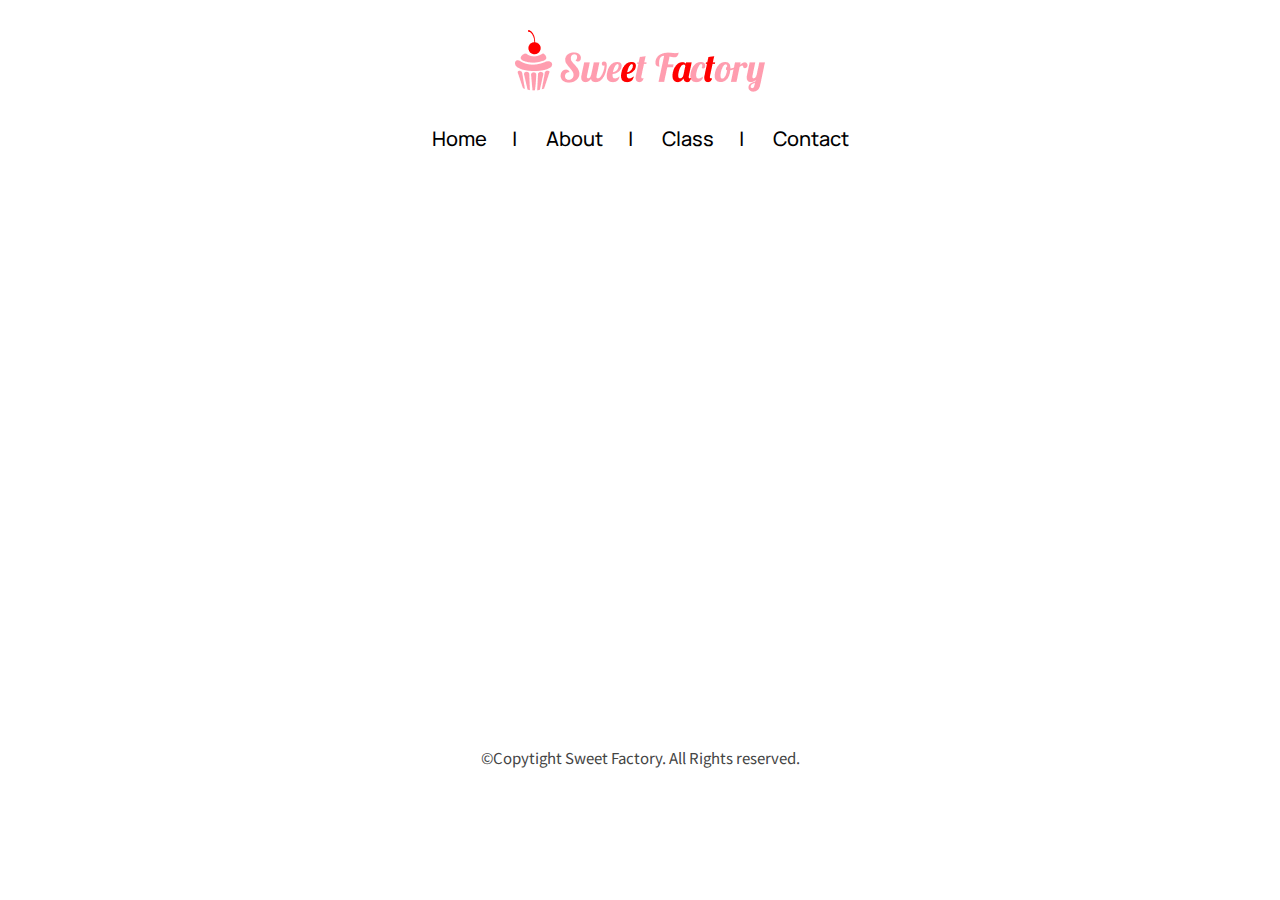
<file: index.html>
<!DOCTYPE html>
<html lang="en">
<head>
    <meta charset="UTF-8">
    <meta http-equiv="X-UA-Compatible" content="IE=edge">
    <meta name="viewport" content="width=device-width, initial-scale=1.0">
    <title>Sweet Factory</title>
    <link href="https://fonts.googleapis.com/css2?family=Manrope:wght@400;500&display=swap" rel="stylesheet">
    <link href="https://fonts.googleapis.com/css2?family=Noto+Sans+KR:wght@400;500&display=swap" rel="stylesheet">
    <link rel="stylesheet" href="./css/style.css">
</head>
<body id="home">
    <header id="main-header">
        <a href="/index.html"><img src="./images/logo.png" alt="로고"></a>
        <nav id="gnb">
            <ul>
                <li><a href="./index.html">Home</a><span>|</span></li>
                <li><a href="./about.html">About</a><span>|</span></li>
                <li><a href="./class.html">Class</a><span>|</span></li>
                <li><a href="./contact.html">Contact</a></li>
            </ul>
        </nav>
    </header>
    
    <div id="contents">
        <iframe src="https://player.vimeo.com/video/315108135?h=3721c3f16e&autoplay=1&loop=1" width="1000" height="480" frameborder="0" allow="autoplay; fullscreen; picture-in-picture" allowfullscreen></iframe>
    </div>

    <footer id="main-footer">
        <p>&copy;Copytight Sweet Factory. All Rights reserved.</p>
    </footer>
</body>
</html>
</file>
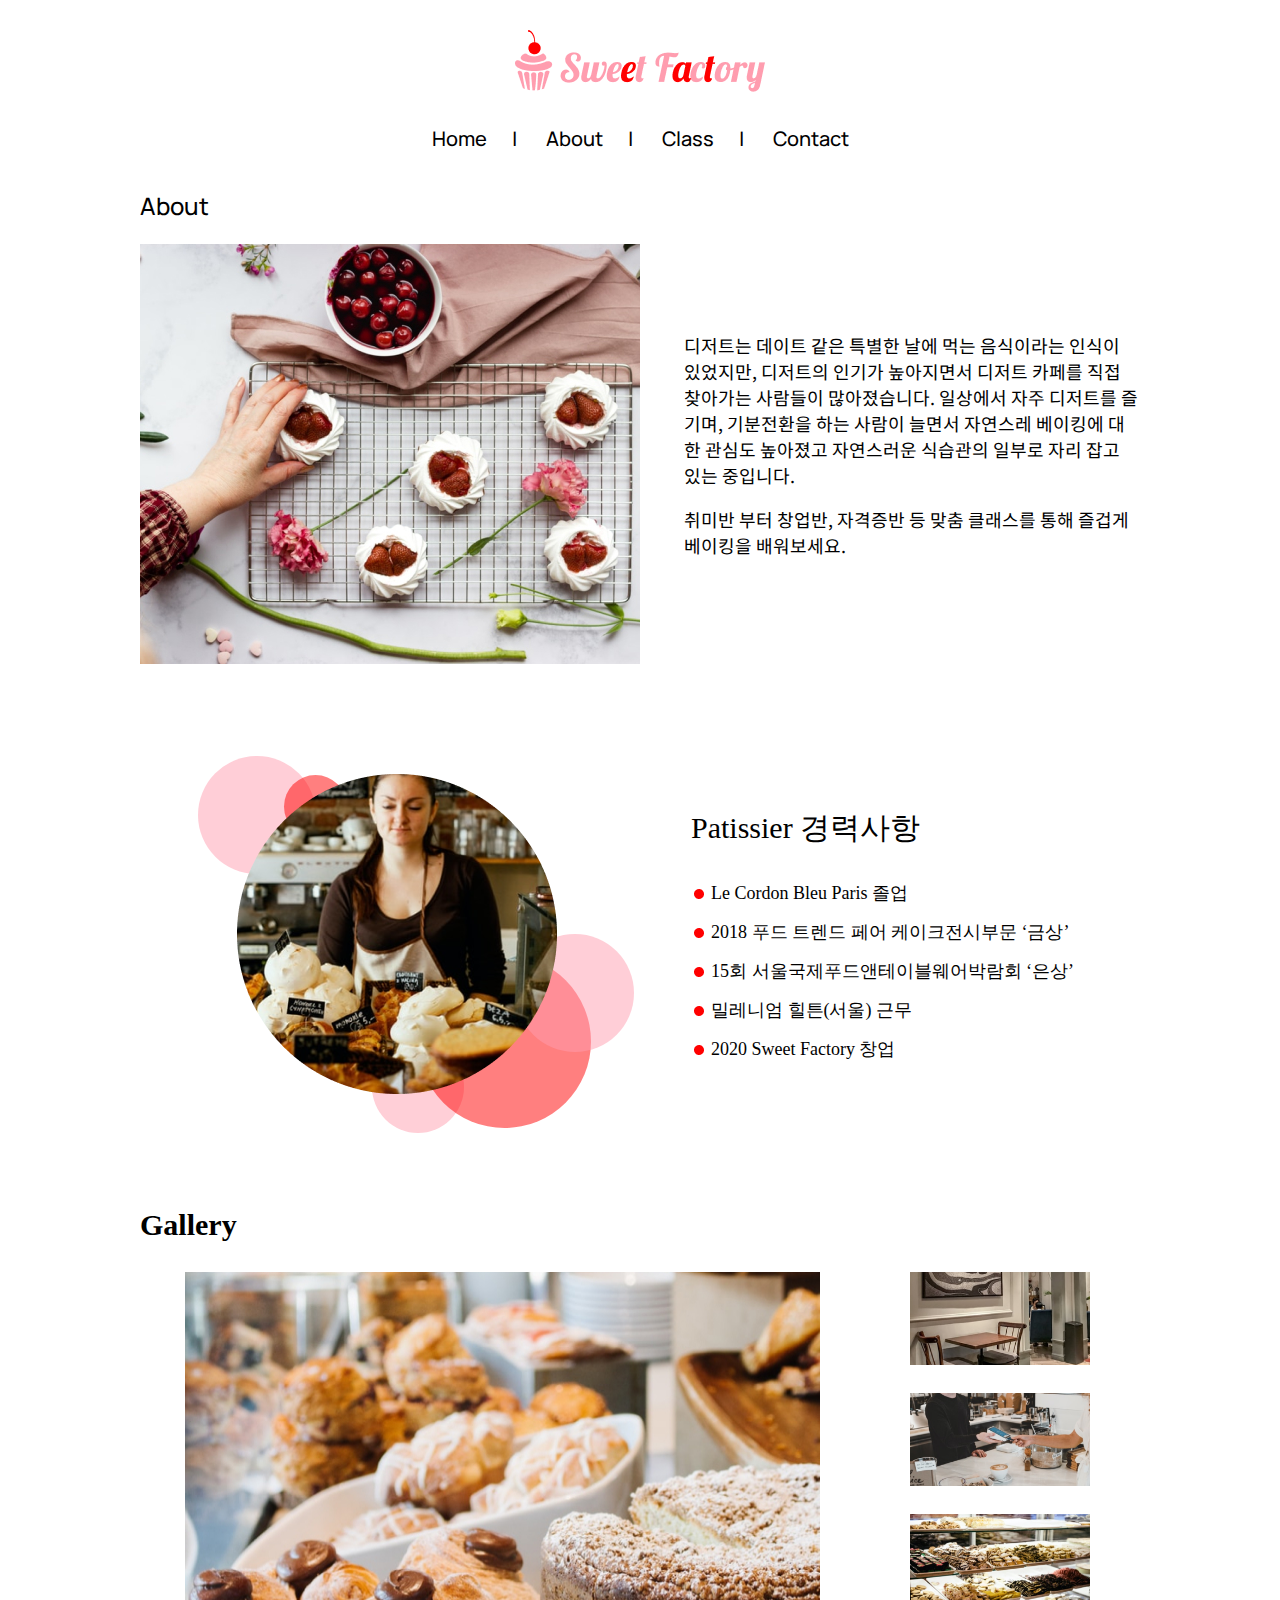
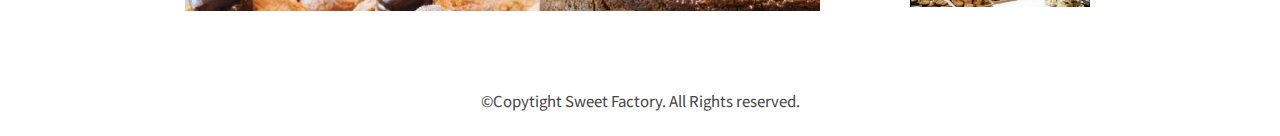
<file: about.html>
<!DOCTYPE html>
<html lang="en">
<head>
    <meta charset="UTF-8">
    <meta http-equiv="X-UA-Compatible" content="IE=edge">
    <meta name="viewport" content="width=device-width, initial-scale=1.0">
    <title>Sweet Factory</title>
    <link href="https://fonts.googleapis.com/css2?family=Manrope:wght@400;500&display=swap" rel="stylesheet">
    <link href="https://fonts.googleapis.com/css2?family=Noto+Sans+KR:wght@400;500&display=swap" rel="stylesheet">
    <link rel="stylesheet" href="./css/style.css">
    <script src="./js/main.js"></script>
</head>
<body id="about">
    <header id="main-header">
        <a href="/index.html"><img src="./images/logo.png" alt="로고"></a>
        <nav id="gnb">
            <ul>
                <li><a href="./index.html">Home</a><span>|</span></li>
                <li><a href="./about.html">About</a><span>|</span></li>
                <li><a href="./class.html">Class</a><span>|</span></li>
                <li><a href="./contact.html">Contact</a></li>
            </ul>
        </nav>
    </header>
    
    <div id="contents">
        <h2>About</h2>
        <article class="about">
            <img src="./images/about.jpg" alt="소개">
            <div class="text">
                <p>디저트는 데이트 같은 특별한 날에 먹는 음식이라는 인식이 있었지만, 디저트의 인기가 높아지면서 디저트 카페를 직접 찾아가는 사람들이 많아졌습니다. 일상에서 자주 디저트를 즐기며, 기분전환을 하는 사람이 늘면서 자연스레 베이킹에 대한 관심도 높아졌고 자연스러운 식습관의 일부로 자리 잡고 있는 중입니다.</p>
                <p>취미반 부터 창업반, 자격증반 등 맞춤 클래스를 통해 즐겁게 베이킹을 배워보세요.</p>
                </p>
            </div>
        </article>

        <article class="career">
            <img src="./images/profile.png" alt="파티시에소개">
            <div class="deco">
                <div class="circle1"></div>
                <div class="circle2"></div>
                <div class="circle3"></div>
                <div class="circle4"></div>
                <div class="circle5"></div>
            </div>
            <div class="container">
                <h3>Patissier 경력사항</h3>
                <ul>
                    <li>Le Cordon Bleu Paris 졸업</li>
                    <li>2018 푸드 트렌드 페어 케이크전시부문 ‘금상’</li>
                    <li>15회 서울국제푸드앤테이블웨어박람회 ‘은상’</li>
                    <li>밀레니엄 힐튼(서울) 근무</li>
                    <li>2020 Sweet Factory 창업</li>
                </ul>
            </div>
        </article>

        <article class="gallery">
            <h4>Gallery</h4>
            <div class="images">
                <img src="./images/gallery01.jpg" alt="매장사진1">
                <div class="photo-list">
                    <img src="./images/gallery02.jpg" alt="매장사진2">
                    <img src="./images/gallery03.jpg" alt="매장사진3">
                    <img src="./images/gallery04.jpg" alt="매장사진4">
                </div>
            </div>
        </article>
    </div>

    <footer id="main-footer">
        <p>&copy;Copytight Sweet Factory. All Rights reserved.</p>
    </footer>
</body>
</html>
</file>
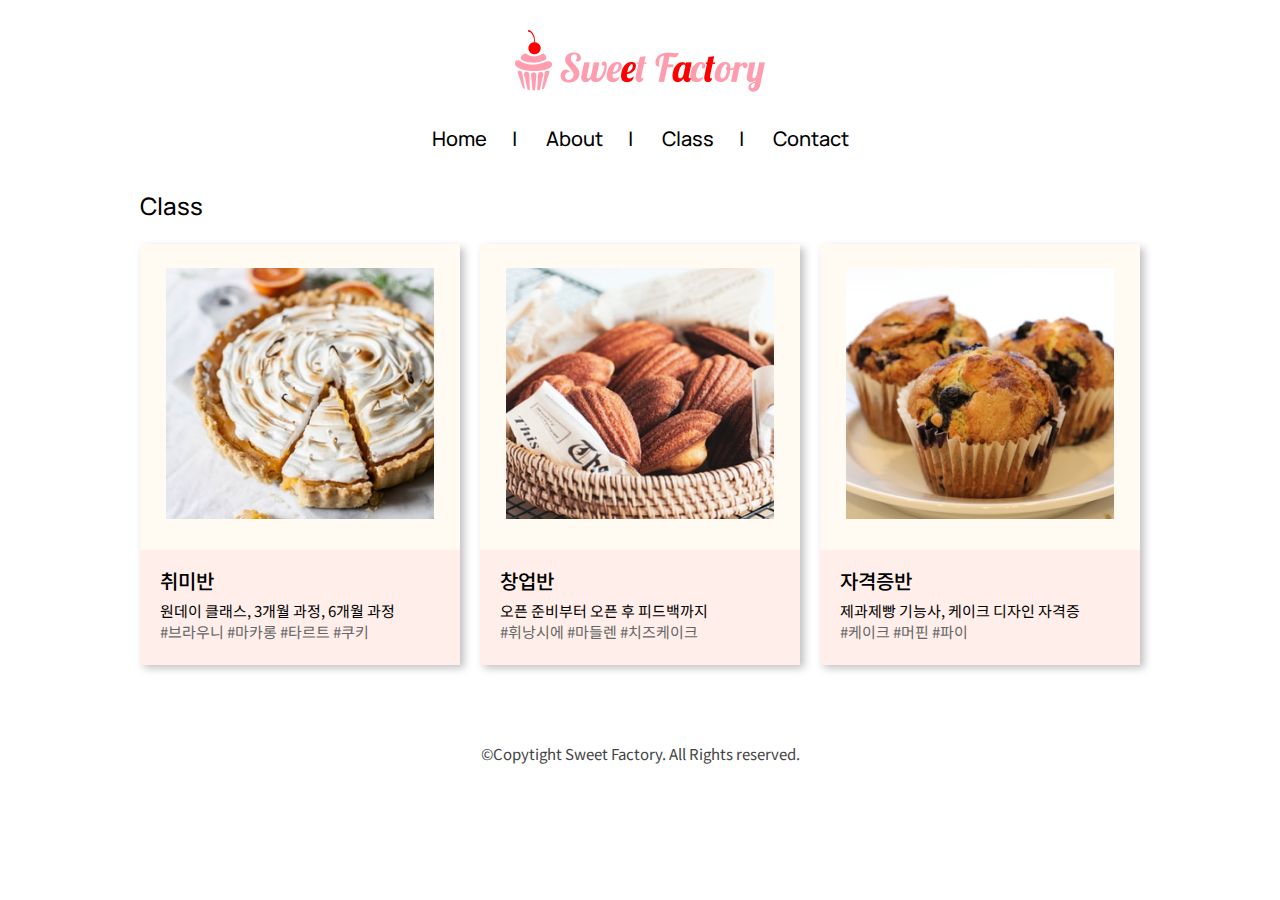
<file: class.html>
<!DOCTYPE html>
<html lang="en">
<head>
    <meta charset="UTF-8">
    <meta http-equiv="X-UA-Compatible" content="IE=edge">
    <meta name="viewport" content="width=device-width, initial-scale=1.0">
    <title>Sweet Factory</title>
    <link href="https://fonts.googleapis.com/css2?family=Manrope:wght@400;500&display=swap" rel="stylesheet">
    <link href="https://fonts.googleapis.com/css2?family=Noto+Sans+KR:wght@400;500&display=swap" rel="stylesheet">
    <link rel="stylesheet" href="./css/style.css">
</head>
<body id="class">
    <header id="main-header">
        <a href="/index.html"><img src="./images/logo.png" alt="로고"></a>
        <nav id="gnb">
            <ul>
                <li><a href="./index.html">Home</a><span>|</span></li>
                <li><a href="./about.html">About</a><span>|</span></li>
                <li><a href="./class.html">Class</a><span>|</span></li>
                <li><a href="./contact.html">Contact</a></li>
            </ul>
        </nav>
    </header>
    
    <div id="contents">
        <h2>Class</h2>
        <article>
            <div class="info">
                <img src="./images/class1.jpg" alt="타르트">
                <div class="text">
                    <h3>취미반</h3>
                    <p>원데이 클래스, 3개월 과정, 6개월 과정</p>
                    <p>#브라우니 #마카롱 #타르트 #쿠키</p>
                </div>
            </div>
            <div class="info">
                <img src="./images/class2.jpg" alt="마들렌">
                <div class="text">
                    <h3>창업반</h3>
                    <p>오픈 준비부터 오픈 후 피드백까지</p>
                    <p>#휘낭시에 #마들렌 #치즈케이크</p>
                </div>
            </div>
            <div class="info">
                <img src="./images/class3.jpg" alt="머핀">
                <div class="text">
                    <h3>자격증반</h3>
                    <p>제과제빵 기능사, 케이크 디자인 자격증 </p>
                    <p>#케이크 #머핀 #파이 </p>
                </div>
            </div>
        </article>
    </div>
    <footer id="main-footer">
        <p>&copy;Copytight Sweet Factory. All Rights reserved.</p>
    </footer>
</body>
</html>
</file>
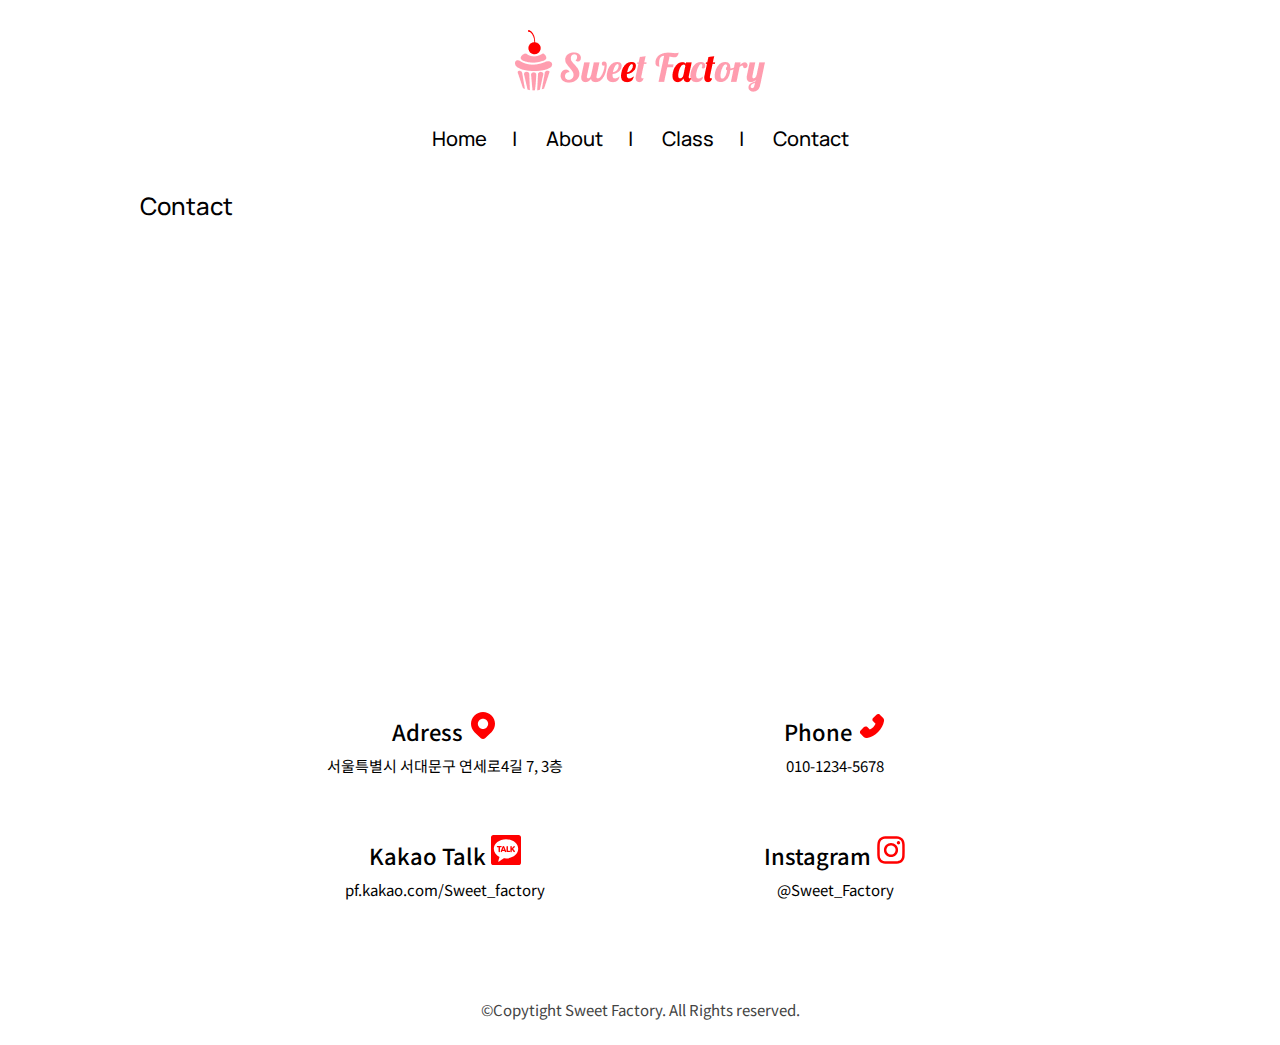
<file: contact.html>
<!DOCTYPE html>
<html lang="en">
<head>
    <meta charset="UTF-8">
    <meta http-equiv="X-UA-Compatible" content="IE=edge">
    <meta name="viewport" content="width=device-width, initial-scale=1.0">
    <title>Sweet Factory</title>
    <link href="https://fonts.googleapis.com/css2?family=Manrope:wght@400;500&display=swap" rel="stylesheet">
    <link href="https://fonts.googleapis.com/css2?family=Noto+Sans+KR:wght@400;500&display=swap" rel="stylesheet">
    <link rel="stylesheet" href="./css/style.css">
</head>
<body id="contact">
    <header id="main-header">
        <a href="/index.html"><img src="./images/logo.png" alt="로고"></a>
        <nav id="gnb">
            <ul>
                <li><a href="./index.html">Home</a><span>|</span></li>
                <li><a href="./about.html">About</a><span>|</span></li>
                <li><a href="./class.html">Class</a><span>|</span></li>
                <li><a href="./contact.html">Contact</a></li>
            </ul>
        </nav>
    </header>
    
    <div id="contents">
        <h2>Contact</h2>
        <article>
            <iframe src="https://www.google.com/maps/embed?pb=!1m18!1m12!1m3!1d3162.9158097750583!2d126.93517401531142!3d37.55704727979966!2m3!1f0!2f0!3f0!3m2!1i1024!2i768!4f13.1!3m3!1m2!1s0x357c98941817b79b%3A0x62ffa6ed8c5e40c6!2z7ISc7Jq47Yq567OE7IucIOyEnOuMgOusuOq1rCDsl7DshLjroZw06ri4IDc!5e0!3m2!1sko!2skr!4v1648801036592!5m2!1sko!2skr" width="646" height="394" style="border:0;" allowfullscreen="" loading="lazy" referrerpolicy="no-referrer-when-downgrade"></iframe>
            <div class="text">
                <div class="adress">
                    <h3>Adress <img src="./images/location_icon.svg" alt=""></h3>
                    <p>서울특별시 서대문구 연세로4길 7, 3층</p>
                </div>
                <div class="phone">
                    <h3>Phone <img src="./images/phone_icon.svg" alt=""></h3>
                    <p>010-1234-5678</p>
                </div>
                <div class="kakao">
                    <h3>Kakao Talk <img src="./images/kakao_icon.svg" alt=""></h3>
                    <p>pf.kakao.com/Sweet_factory</p>
                </div>
                <div class="instagram">
                    <h3>Instagram <img src="./images/instagram_icon.svg" alt=""></h3>
                    <p>@Sweet_Factory</p>
                </div>
            </div>
        </article>
    </div>

    <footer id="main-footer">
        <p>&copy;Copytight Sweet Factory. All Rights reserved.</p>
    </footer>
</body>
</html>
</file>
<file: css/style.css>
*{
    margin: 0;
    padding: 0;
    box-sizing: border-box;
}

a{
    text-decoration: none;
    color: #000;
}

body{
    width: 1000px;
    margin: 0 auto;
}


h2{
    font-family: 'Manrope', sans-serif;
    font-size: 24px;
    font-weight: 500;
    margin-bottom: 22px;
}

#main-header {
    height: 129px; 
    text-align: center;
    margin-top: 30px;
}

#main-header img{
    width: 250px;
    margin-bottom: 28.5px;
}

#main-header #gnb ul li{
    display: inline-block;
    margin-right: 25px;
    font-family: 'Manrope', sans-serif;
    font-weight: 500;
    font-size: 20px;
}

#main-header #gnb ul li > a:hover{
    color: #FF0000;
    font-weight: bold;
    font-size: 22px;
}

#main-header #gnb ul li span{
    margin-left: 25px;
}

#main-header #gnb ul li:last-child{
    margin-right: 0;
}

#home #contents{
    margin-top: 30px;
}

#main-footer{
    margin-top: 50px;
    height: 70px;
    padding: 24px 0;
    text-align: center;
    font-size: 15px;
    color: #444;
    font-family: 'Noto Sans KR', sans-serif;
}

#contents{
    margin-top: 30px ;
}

#about #contents .about {
    display: flex;
    justify-content: space-between;
    align-items: center;
    padding-bottom: 70px;
}


#about #contents .text{
    width: 456px;
    font-family: 'Noto Sans KR', sans-serif;
}

#about #contents .text p{
    margin-bottom: 1em;
    font-size: 18px;
}

#about .career{
    margin-top: 22px;
    width: 1000px;
    height: 400px;
    margin: 0 auto;
    display: flex;
    align-items: center;
    justify-content: center;
    padding-left: 90px;
    padding-right: 59px;
    position: relative;
}

#about .career > img{
    margin-right: 154px;
    z-index: 10;
}

#about .career .deco .circle1{
    width: 118px;
    height: 118px;
    border-radius: 50%;
    background-color: rgba(255, 157, 175, 0.5);
    position: absolute;
    bottom: 260px;
    left: 58px;
    animation-name: circle-deco1;
    animation-duration: 3s;
    animation-iteration-count: infinite;
    animation-direction: alternate;
}

@keyframes circle-deco1 {
    0%{bottom: 220px; opacity: 0;}
    100%{bottom: 260px; opacity: 1;}
    
}

#about .career .deco .circle2{
    width: 63px;
    height: 63px;
    border-radius: 50%;
    background-color: rgba(255, 0, 0, 0.5);
    position: absolute;
    bottom: 296px;
    left: 144px;
    animation-name: circle-deco2;
    animation-duration: 3s;
    animation-iteration-count: infinite;
    animation-direction: alternate;
}

@keyframes circle-deco2 {
    0%{bottom: 256px; opacity: 0;}
    100%{bottom: 296px; opacity: 1;}
}

#about .career .deco .circle3{
    width: 92px;
    height: 92px;
    border-radius: 50%;
    background-color: #FFCFD7;
    position: absolute;
    bottom: 1px;
    left: 232px;
    animation-name: circle-deco3;
    animation-duration: 3s;
    animation-iteration-count: infinite;
    animation-direction: alternate;
}

@keyframes circle-deco3 {
    0%{bottom: -39px; opacity: 0;}
    100%{bottom: 1px; opacity: 1;}
}

#about .career .deco .circle4{
    width: 173px;
    height: 173px;
    border-radius: 50%;
    background-color: rgba(255, 0, 0, 0.5);
    position: absolute;
    bottom: 6px;
    left: 278px;
    animation-name: circle-deco4;
    animation-duration: 3s;
    animation-iteration-count: infinite;
    animation-direction: alternate;
}

@keyframes circle-deco4 {
    0%{bottom: -34px; opacity: 0;}
    100%{bottom: 6px; opacity: 1;}
}

#about .career .deco .circle5{
    width: 118px;
    height: 118px;
    border-radius: 50%;
    background-color: rgba(255, 157, 175, 0.5);
    position: absolute;
    bottom: 82px;
    left: 376px;
    animation-name: circle-deco5;
    animation-duration: 3s;
    animation-iteration-count: infinite;
    animation-direction: alternate;
}

@keyframes circle-deco5 {
    0%{bottom: 42px; opacity: 0;}
    100%{bottom: 82px; opacity: 1;}
}

#about .career .container > h3{
    font-size: 30px;
    font-weight: 500;
    margin-bottom: 32px;
    margin-left: -20px;
}

#about .career .container > ul{
    width: 100%;
}

#about .career .container > ul > li{
    font-size: 18px;
}

#about .career .container > ul > li:not(:last-child){
    margin-bottom: 15px;
}

#about .career .container > ul{
    list-style-image: url(../images/Ellipse\ 1.png);
}

#about .gallery{
    width: 1000px;
    height: 482px;
    padding-top: 74px;
    margin-bottom: 25px;
}

#about .gallery > h4{
    font-size: 30px;
    margin-bottom: 30px;
}

#about .gallery .images{
    display: flex;
    padding: 0 45px;
}

#about .gallery .images > img{
    width: 635px;
    margin-right: 90px;
}

#about .gallery .images .photo-list > img{
    width: 180px;
}

#about .gallery .images .photo-list > img:not(:last-child){
    margin-bottom: 24px;
}


#class #main-footer{
    clear: both;
}

#class #contents > article > .info{
    width: 320px;
    height: 420px;
    background:#FFFBF2;
    padding-top: 24px;
    box-shadow: 4px 4px 8px rgba(0,0,0,0.25);
    float: left;
    margin-left: 20px;
    margin-bottom: 55px;
}

#class #contents > article > .info:first-child{
    margin-left: 0;
}

#class #contents article .info img{
    margin-left: 26px;
    margin-bottom: 27px;
}

#class #contents article .info img:hover{
    margin-left: 0;
    width: 320px;
    height: 251px;
    object-fit: cover;
}

#class #contents article .info .text{
    background: #FFEEE9;
    width: 320px;
    height: 115px;
    padding-left: 20px;
    padding-top: 16px;
    font-family: 'Noto Sans KR', sans-serif;
    margin: 0;
}

#class #contents article .info .text h3{
    font-size: 20px;
    font-weight: 500;
    margin: 0;
    margin-bottom: 5px;
}

#class #contents article .info .text p{
    font-size: 15px;
    margin: 0;
}

#class #contents article .info .text p:last-child{
    margin-top: 5px;
    color: #666;
    margin: 0;
}

#contact{
    width: 1000px;
    margin: 0 auto;
}

#contact article{
    text-align: center;
}


#contact article img{
    margin-top: 34px;
}

#contact .text{
    width: 1000px;
    font-family: 'Noto Sans KR', sans-serif;
    margin-top: 35px;
    display: flex;
    flex-wrap: wrap;
    align-items: center;
    justify-content: center;
    padding: 0 170px;
}

#contact .text > div{
    width: 240px;
}

#contact .text div:nth-child(2n){
    width: 240px;
    margin-left: 150px;
}

#contact .text h3{
    font-size: 22px;
    font-weight: 500;
    margin-bottom: 8px;
    
}

#contact .text p{
    font-size: 15px;
    margin-bottom: 25px;
}
</file>
